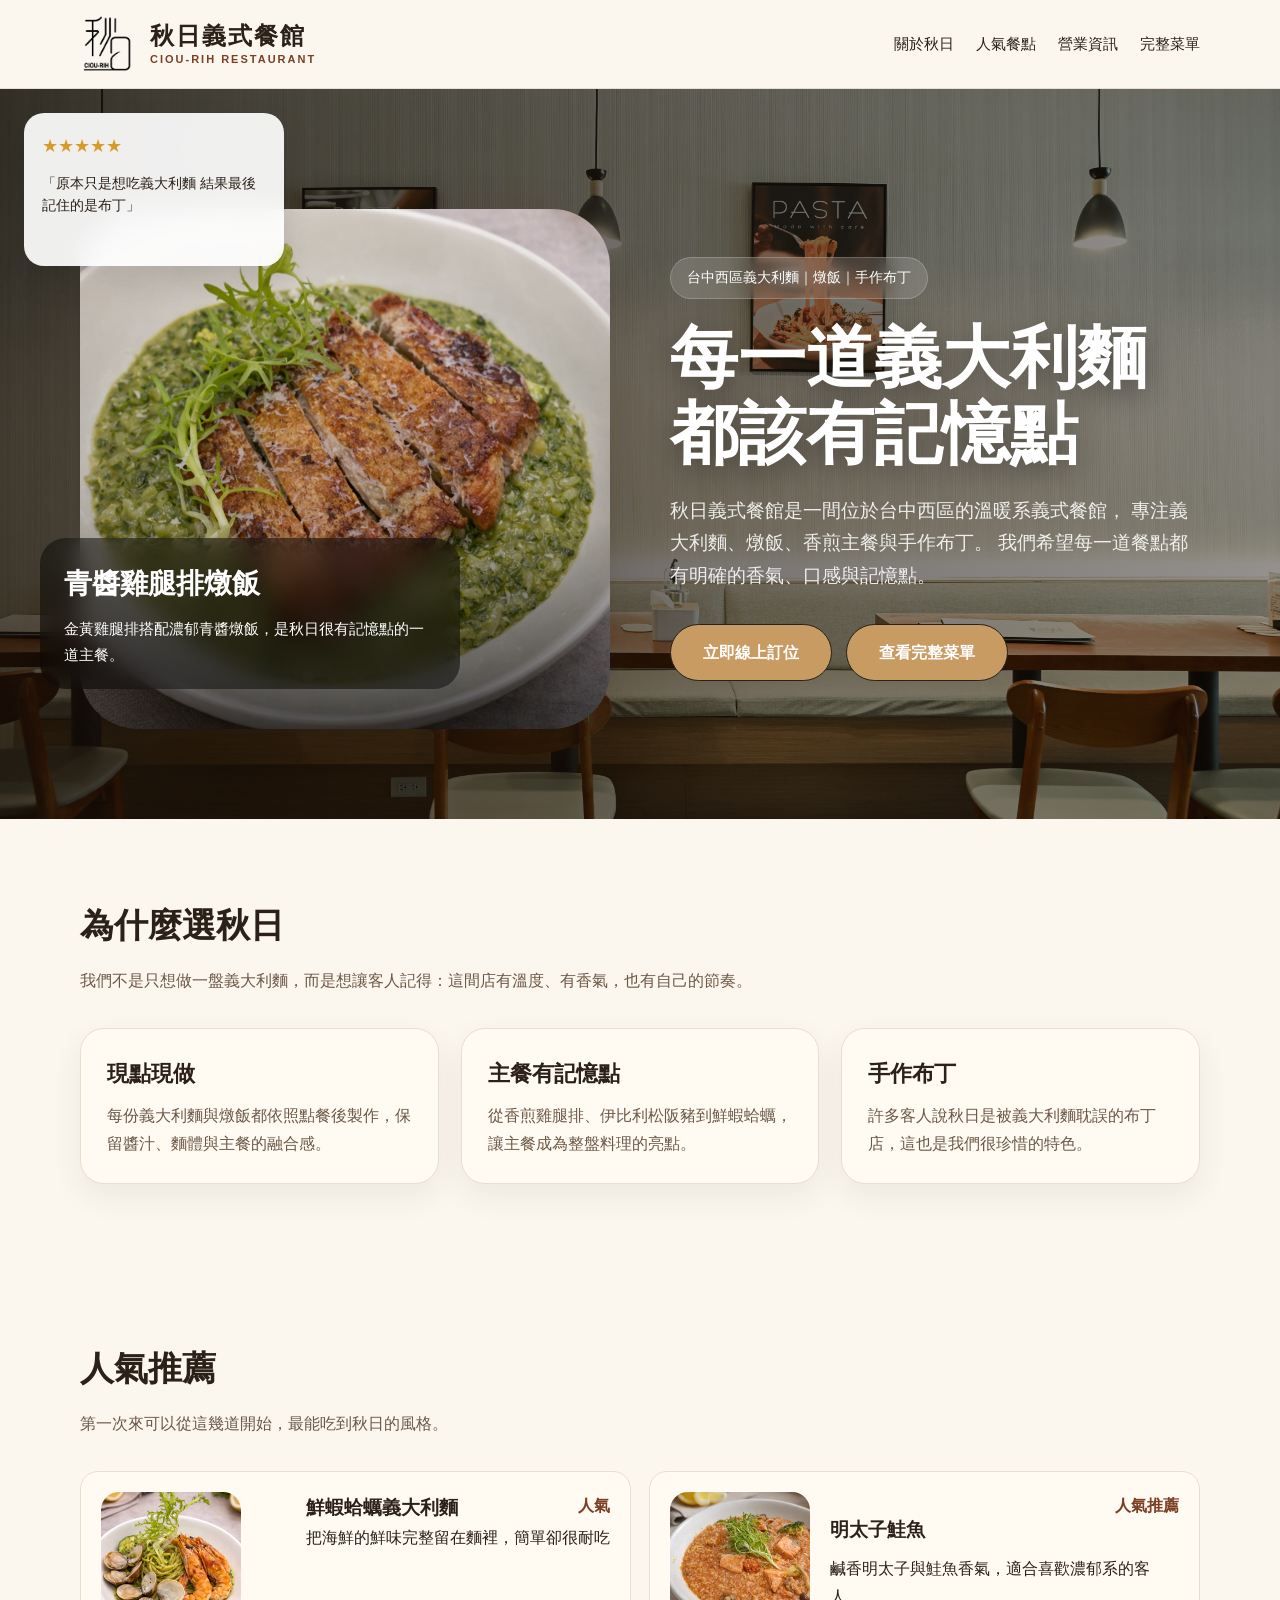
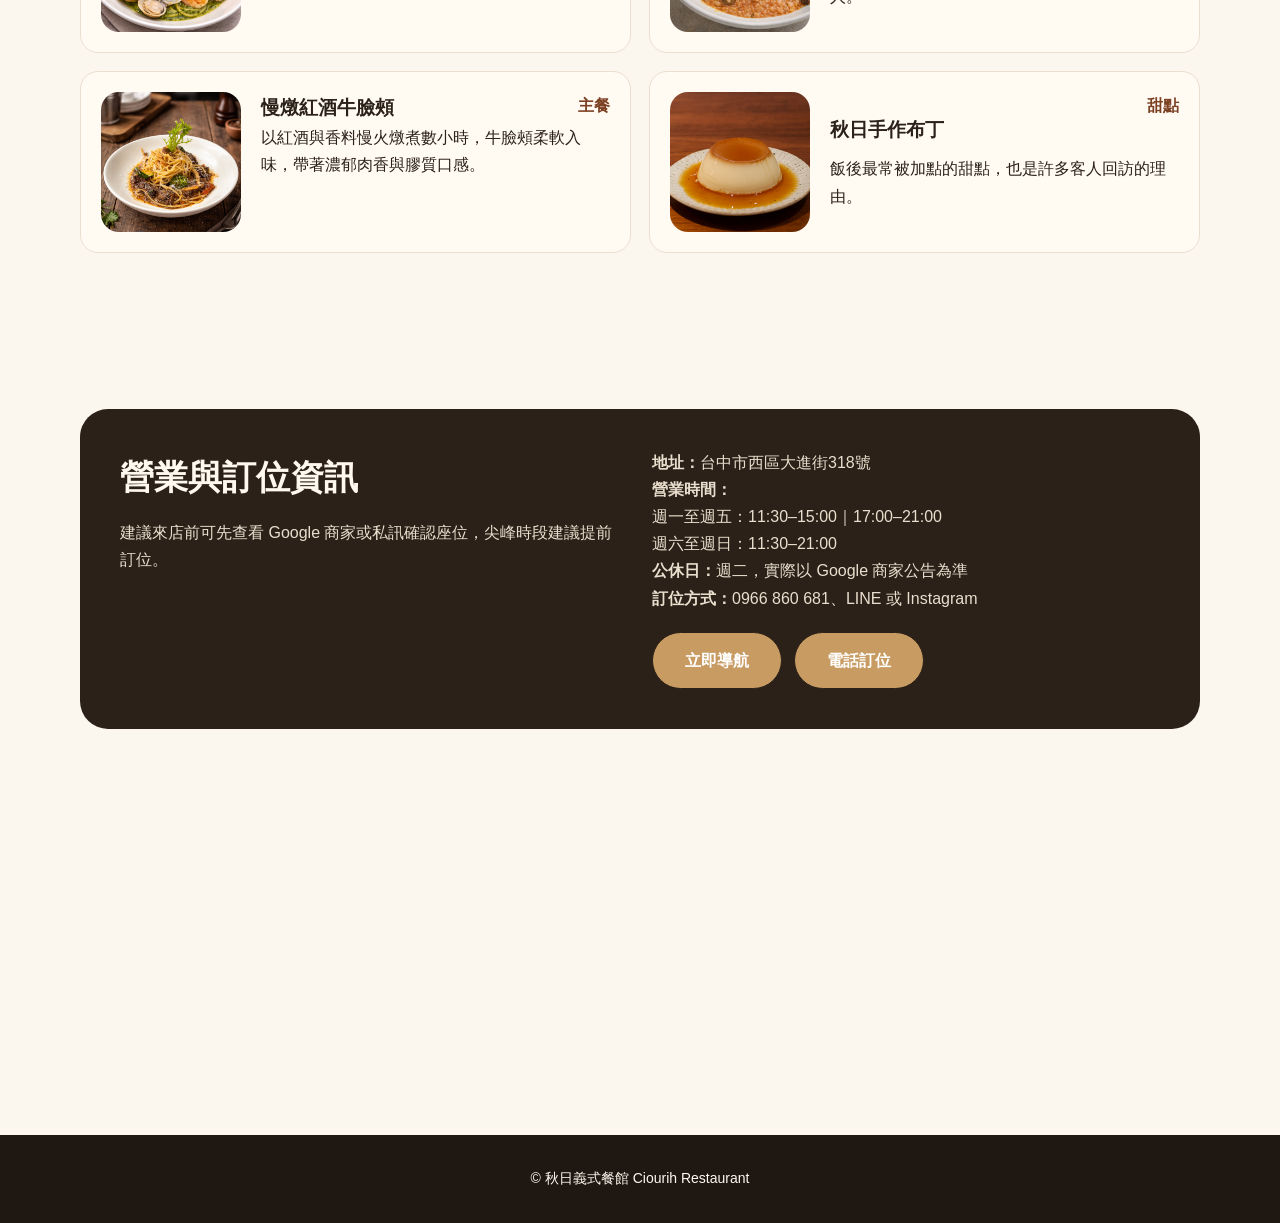
<file: index.html>
<!DOCTYPE html>
<html lang="zh-Hant">

<head>

    <script type="application/ld+json">
{
  "@context": "https://schema.org",
  "@type": "Restaurant",
  "name": "秋日義式餐館",
  "image": "https://ciourih-website.vercel.app/images/5D2219E9-5BB4-48B1-BF4F-B276B3F5A2C41111.PNG",
  "url": "https://ciourih-website.vercel.app/",
  "telephone": "0966860681",
  "servesCuisine": [
    "Italian",
    "Pasta",
    "Risotto"
  ],
  "address": {
    "@type": "PostalAddress",
    "streetAddress": "大進街318號",
    "addressLocality": "西區",
    "addressRegion": "台中市",
    "postalCode": "403",
    "addressCountry": "TW"
  },
  "geo": {
    "@type": "GeoCoordinates",
    "latitude": 24.1481,
    "longitude": 120.6511
  },
  "openingHoursSpecification": [
    {
      "@type": "OpeningHoursSpecification",
      "dayOfWeek": [
        "Monday",
        "Wednesday",
        "Thursday",
        "Friday"
      ],
      "opens": "11:30",
      "closes": "21:00"
    },
    {
      "@type": "OpeningHoursSpecification",
      "dayOfWeek": [
        "Saturday",
        "Sunday"
      ],
      "opens": "11:30",
      "closes": "21:00"
    }
  ],
  "sameAs": [
    "https://www.instagram.com/ciou.rih/"
  ]
}
</script>

    <!-- Google tag (gtag.js) -->
    <script async src="https://www.googletagmanager.com/gtag/js?id=G-ZY5FD6RYRV"></script>
    <script>
        window.dataLayer = window.dataLayer || [];
        function gtag() { dataLayer.push(arguments); }
        gtag('js', new Date());

        gtag('config', 'G-ZY5FD6RYRV');
    </script>

    <meta name="google-site-verification" content="BAjvKl8FUB8miUHogu7jzvQKyqUE8ZZtfscCCy1DDsM" />
    <meta charset="UTF-8" />
    <meta name="viewport" content="width=device-width, initial-scale=1.0, viewport-fit=cover" />
    <title>秋日義式餐館｜台中西區義大利麵與手作布丁</title>
    <meta name="description" content="秋日義式餐館位於台中西區，提供義大利麵、燉飯、香煎雞腿排、手作布丁與溫暖的用餐體驗。適合朋友聚餐、家庭用餐與台中西區義式餐廳搜尋。" />
    <meta property="og:title" content="秋日義式餐館｜台中西區義大利麵">
    <meta property="og:description" content="白醬義大利麵、燉飯、香煎雞腿排與手作布丁">
    <meta property="og:image"
        content="https://ciourih-website.vercel.app/images/5D2219E9-5BB4-48B1-BF4F-B276B3F5A2C41111.PNG">
    <meta property="og:url" content="https://ciourih-website.vercel.app/">
    <meta property="og:type" content="website">

    <link rel="stylesheet" href="style.css">

</head>


<body>
    <header>
        <div class="container nav">
            <div class="logo">

                <img src="./images/CIOU-RIH確定版正方形20250403_画板 1.png" alt="秋日義式餐館 Logo">

                <div class="logo-text">

                    <strong>
                        秋日義式餐館
                    </strong>

                    <small>
                        CIOU-RIH RESTAURANT
                    </small>

                </div>

            </div>
            <nav class="nav-links">
                <a href="#about">關於秋日</a>
                <a href="#menu">人氣餐點</a>
                <a href="#visit">營業資訊</a>
                <a href="menu.html">完整菜單</a>
            </nav>

            <div class="mobile-menu-button">

                ☰

            </div>

        </div>
    </header>

    <main>
        <section class="hero">
            <div class="container hero-grid">
                <div>
                    <div class="tag">台中西區義大利麵｜燉飯｜手作布丁</div>
                    <h1>每一道義大利麵<br />都該有記憶點</h1>
                    <p>
                        秋日義式餐館是一間位於台中西區的溫暖系義式餐館，
                        專注義大利麵、燉飯、香煎主餐與手作布丁。
                        我們希望每一道餐點都有明確的香氣、口感與記憶點。
                    </p>
                    <div class="buttons">
                        <a class="btn btn-primary" href="https://reserve.oddle.me/zh_TW/ciourih/ticket/6197"
                            target="_blank">
                            立即線上訂位
                        </a>

                        <a class="btn btn-secondary" href="menu.html">
                            查看完整菜單
                        </a>

                    </div>
                </div>
                <div class="floating-review">

                    <div class="review-stars">
                        ★★★★★
                    </div>

                    <p>
                        「原本只是想吃義大利麵
                        結果最後記住的是布丁」
                    </p>

                </div>
                <div class="hero-card">
                    <div class="hero-card-text">
                        <strong>青醬雞腿排燉飯</strong>
                        <p>金黃雞腿排搭配濃郁青醬燉飯，是秋日很有記憶點的一道主餐。</p>
                    </div>
                </div>
            </div>
        </section>

        <section id="about">
            <div class="container">
                <h2 class="section-title">為什麼選秋日</h2>
                <p class="section-subtitle">
                    我們不是只想做一盤義大利麵，而是想讓客人記得：這間店有溫度、有香氣，也有自己的節奏。
                </p>
                <div class="cards">
                    <div class="card">
                        <h3>現點現做</h3>
                        <p>每份義大利麵與燉飯都依照點餐後製作，保留醬汁、麵體與主餐的融合感。</p>
                    </div>
                    <div class="card">
                        <h3>主餐有記憶點</h3>
                        <p>從香煎雞腿排、伊比利松阪豬到鮮蝦蛤蠣，讓主餐成為整盤料理的亮點。</p>
                    </div>
                    <div class="card">
                        <h3>手作布丁</h3>
                        <p>許多客人說秋日是被義大利麵耽誤的布丁店，這也是我們很珍惜的特色。</p>
                    </div>
                </div>
            </div>
        </section>

        <section id="menu">
            <div class="container">
                <h2 class="section-title">人氣推薦</h2>
                <p class="section-subtitle">第一次來可以從這幾道開始，最能吃到秋日的風格。</p>
                <div class="menu-list">
                    <div class="menu-item">
                        <img src="./images/1525B170-0E0F-4A20-BB05-6CB9DBA747AC1.PNG">
                        <div>
                            <h3>鮮蝦蛤蠣義大利麵</h3>
                            <p>把海鮮的鮮味完整留在麵裡，簡單卻很耐吃</p>
                        </div>
                        <span>人氣</span>
                    </div>

                    <div class="menu-item">

                        <img src="./images/0E3306FA-F3D0-4307-8CBF-181D2E86716E.JPG">

                        <div class="menu-content">

                            <div class="menu-text">
                                <h3>明太子鮭魚</h3>

                                <p>鹹香明太子與鮭魚香氣，適合喜歡濃郁系的客人。</p>
                            </div>

                            <span>人氣推薦</span>

                        </div>

                    </div>

                    <div class="menu-item">
                        <img src="./images/紅酒燉牛臉頰肉.PNG">
                        <div>
                            <h3>慢燉紅酒牛臉頰</h3>
                            <p>以紅酒與香料慢火燉煮數小時，牛臉頰柔軟入味，帶著濃郁肉香與膠質口感。</p>
                        </div>
                        <span>主餐</span>
                    </div>
                    <div class="menu-item">

                        <img src="./images/手做布丁1.png" alt="秋日手作布丁">

                        <div class="menu-content">

                            <div class="menu-text">
                                <h3>秋日手作布丁</h3>

                                <p>飯後最常被加點的甜點，也是許多客人回訪的理由。</p>
                            </div>

                            <span>甜點</span>

                        </div>
                    </div>
                </div>
            </div>
        </section>


        <section id="visit">
            <div class="container">

                <div class="info-box">
                    <div>
                        <h2 class="section-title">營業與訂位資訊</h2>
                        <p>建議來店前可先查看 Google 商家或私訊確認座位，尖峰時段建議提前訂位。</p>
                    </div>

                    <div>
                        <p><strong>地址：</strong>台中市西區大進街318號</p>
                        <p><strong>營業時間：</strong></p>
                        <p>週一至週五：11:30–15:00｜17:00–21:00</p>
                        <p>週六至週日：11:30–21:00</p>
                        <p><strong>公休日：</strong>週二，實際以 Google 商家公告為準</p>
                        <p><strong>訂位方式：</strong>0966 860 681、LINE 或 Instagram</p>
                        <div class="visit-buttons">
                            <a class="btn btn-primary" href="https://maps.google.com/?q=秋日義式餐館 台中市西區大進街318號"
                                target="_blank">
                                立即導航
                            </a>
                            <a class="btn btn-secondary" href="tel:0966860681">
                                電話訂位
                            </a>
                        </div>
                    </div>
                </div>

                <div class="map-box">
                    <iframe
                        src="https://www.google.com/maps/embed?pb=!1m18!1m12!1m3!1d3640.672823037222!2d120.64883247593613!3d24.148125573390107!2m3!1f0!2f0!3f0!3m2!1i1024!2i768!4f13.1!3m3!1m2!1s0x34693d8a3d6cbfef%3A0xad1a7a0be50a4ef6!2z56eL5pel576p5byP6aSQ6aSo772c576p5aSn5Yip6bq144O754eJ6aOv!5e0!3m2!1szh-TW!2stw!4v1778592969118!5m2!1szh-TW!2stw"
                        width="100%" height="320" style="border:0;" allowfullscreen="" loading="lazy"
                        referrerpolicy="no-referrer-when-downgrade"></iframe>
                </div>

            </div>
        </section>

        <footer>
            <div class="container">© 秋日義式餐館 Ciourih Restaurant</div>
        </footer>
        <div class="mobile-fixed-bar">

            <a href="https://maps.google.com/?q=秋日義式餐館 台中市西區大進街318號" target="_blank">
                <img src="./images/google-maps.png" alt="導航" class="bottom-icon">
                <span>導航</span>

            </a>

            <a href="https://reserve.oddle.me/zh_TW/ciourih/ticket/6197?rwg_token=AFd1xnGbMbToKs5NMiIkYSPIDo-bj6FbKokHEc7BWHtkaFq79x5VKME54D68tsjnz0LgnUcRisb2JHVDT_OEocsu3-zDNJikaNkBKA3QYH_zb3P_E_dlMxY%3D"
                target="_blank">
                <img src="./images/calendar.png" alt="線上訂位" class="bottom-icon">

                <span>線上訂位</span>

            </a>

            <a href="https://www.instagram.com/ciou.rih/" target="_blank">

                <img src="./images/instagram.png" alt="Instagram" class="bottom-icon">
                <span>Instagram</span>

            </a>
        </div>

        <div class="food-modal" id="foodModal">

            <div class="food-modal-content">

                <button class="food-modal-close" id="foodModalClose">
                    ×
                </button>

                <img id="modalImage">

                <div class="food-modal-body">

                    <h3 id="modalTitle"></h3>

                    <p id="modalDesc"></p>
                    <div class="modal-extra">

                        <div class="modal-tags">
                            <span>人氣推薦</span>
                            <span>主廚推薦</span>
                        </div>

                        <a href="https://www.instagram.com/ciou.rih/" target="_blank" class="modal-btn">
                            看更多餐點
                        </a>

                    </div>

                </div>

            </div>

        </div>


        <script>
            const menuButton = document.querySelector('.mobile-menu-button');
            const navLinks = document.querySelector('.nav-links');
            const navItems = document.querySelectorAll('.nav-links a');

            menuButton.addEventListener('click', () => {
                if (navLinks.style.display === 'flex') {
                    navLinks.style.display = 'none';
                } else {
                    navLinks.style.display = 'flex';
                    navLinks.style.flexDirection = 'column';
                    navLinks.style.gap = '14px';
                }
            });

            navItems.forEach((item) => {
                item.addEventListener('click', () => {
                    if (window.innerWidth <= 820) {
                        navLinks.style.display = 'none';
                    }
                });
            });


            const searchInput = document.getElementById('menuSearch');

            const menuItems = document.querySelectorAll('.full-menu-item');

            searchInput.addEventListener('input', () => {

                const keyword = searchInput.value.toLowerCase();

                menuItems.forEach((item) => {

                    const text = item.innerText.toLowerCase();

                    if (text.includes(keyword)) {

                        item.style.display = 'grid';

                    } else {

                        item.style.display = 'none';

                    }

                });

            });

            const modal = document.getElementById('foodModal');

            const modalImage = document.getElementById('modalImage');

            const modalTitle = document.getElementById('modalTitle');

            const modalDesc = document.getElementById('modalDesc');

            const modalClose = document.getElementById('foodModalClose');



            const foodItems = document.querySelectorAll('.full-menu-item');

            foodItems.forEach((item) => {

                item.addEventListener('click', () => {

                    const image = item.querySelector('img');

                    const title = item.querySelector('strong');

                    const desc = item.querySelector('p');



                    if (image) {

                        modalImage.src = image.src;

                    }

                    modalTitle.innerText = title ? title.innerText : '';

                    modalDesc.innerText = desc ? desc.innerText : '';



                    modal.style.display = 'flex';

                });

            });



            modalClose.addEventListener('click', () => {

                modal.style.display = 'none';

            });



            modal.addEventListener('click', (e) => {

                if (e.target === modal) {

                    modal.style.display = 'none';

                }

            });



        </script>
</body>

</html>
</file>
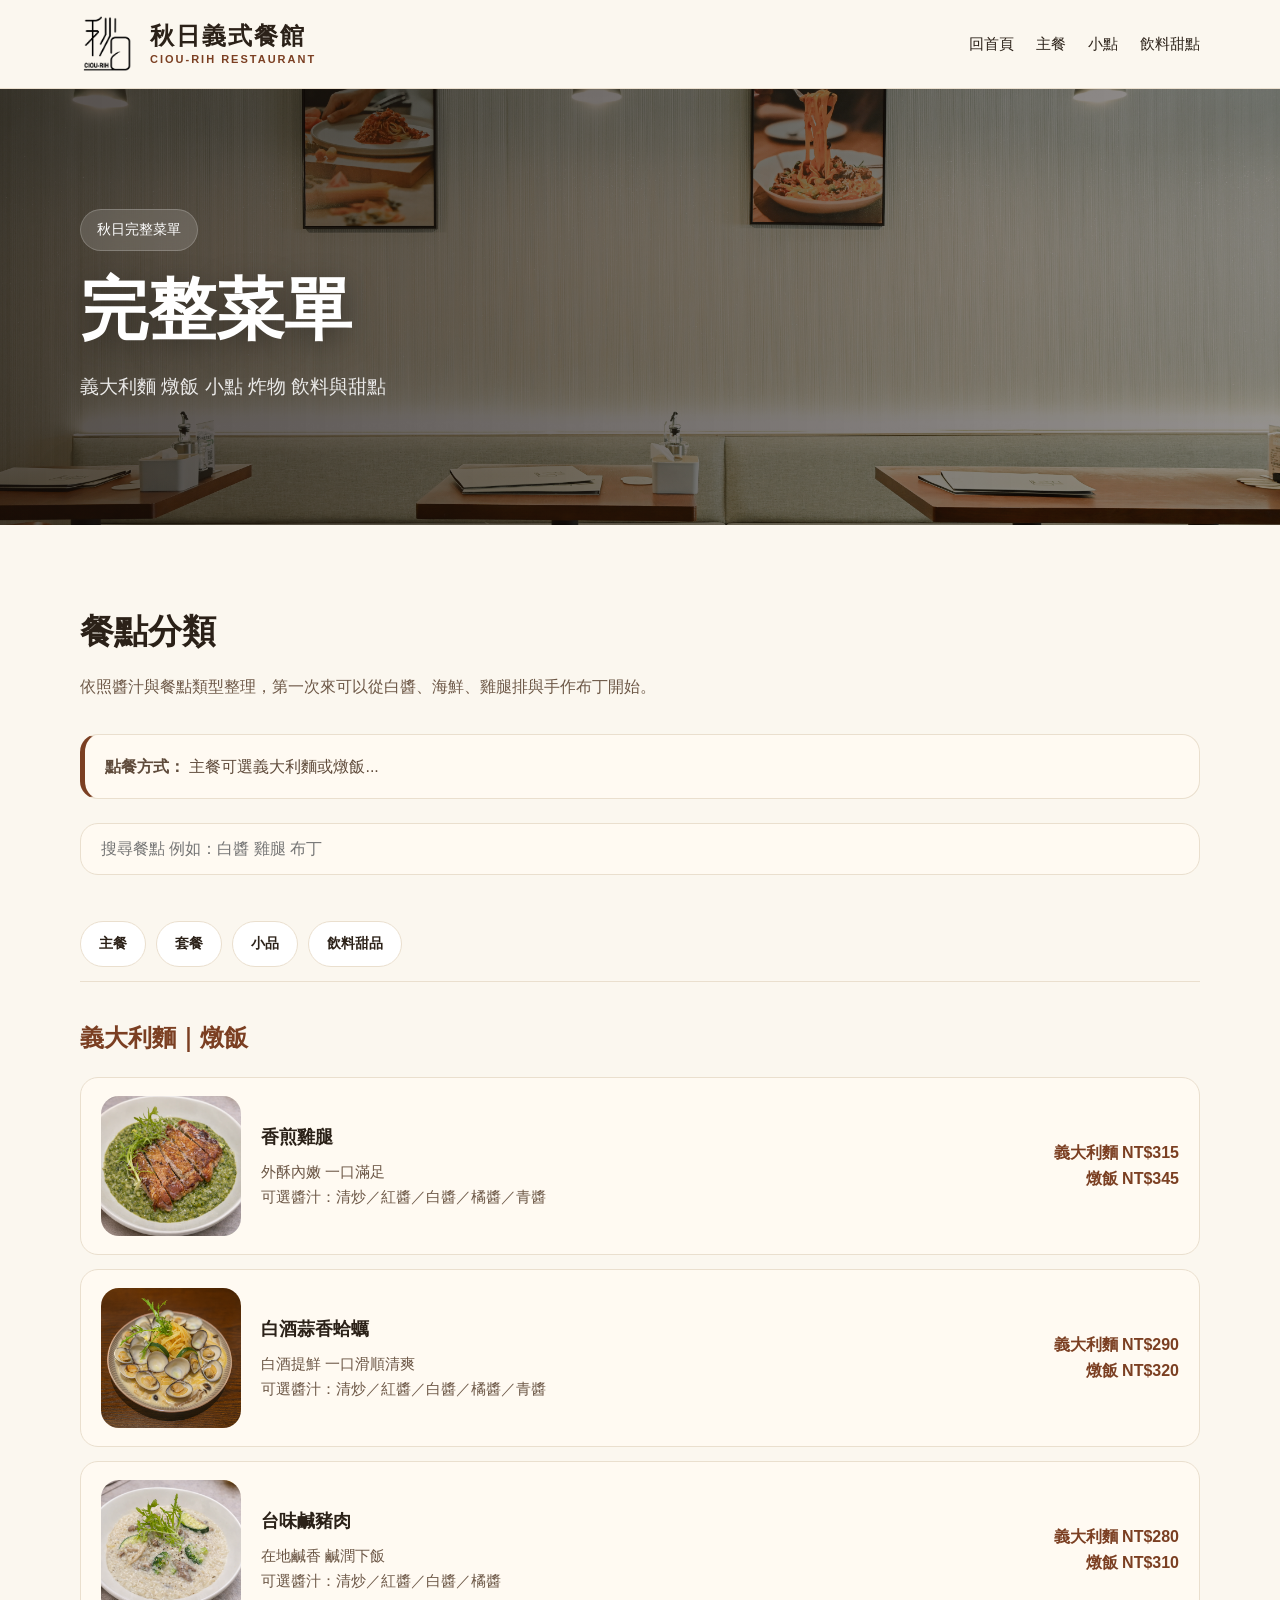
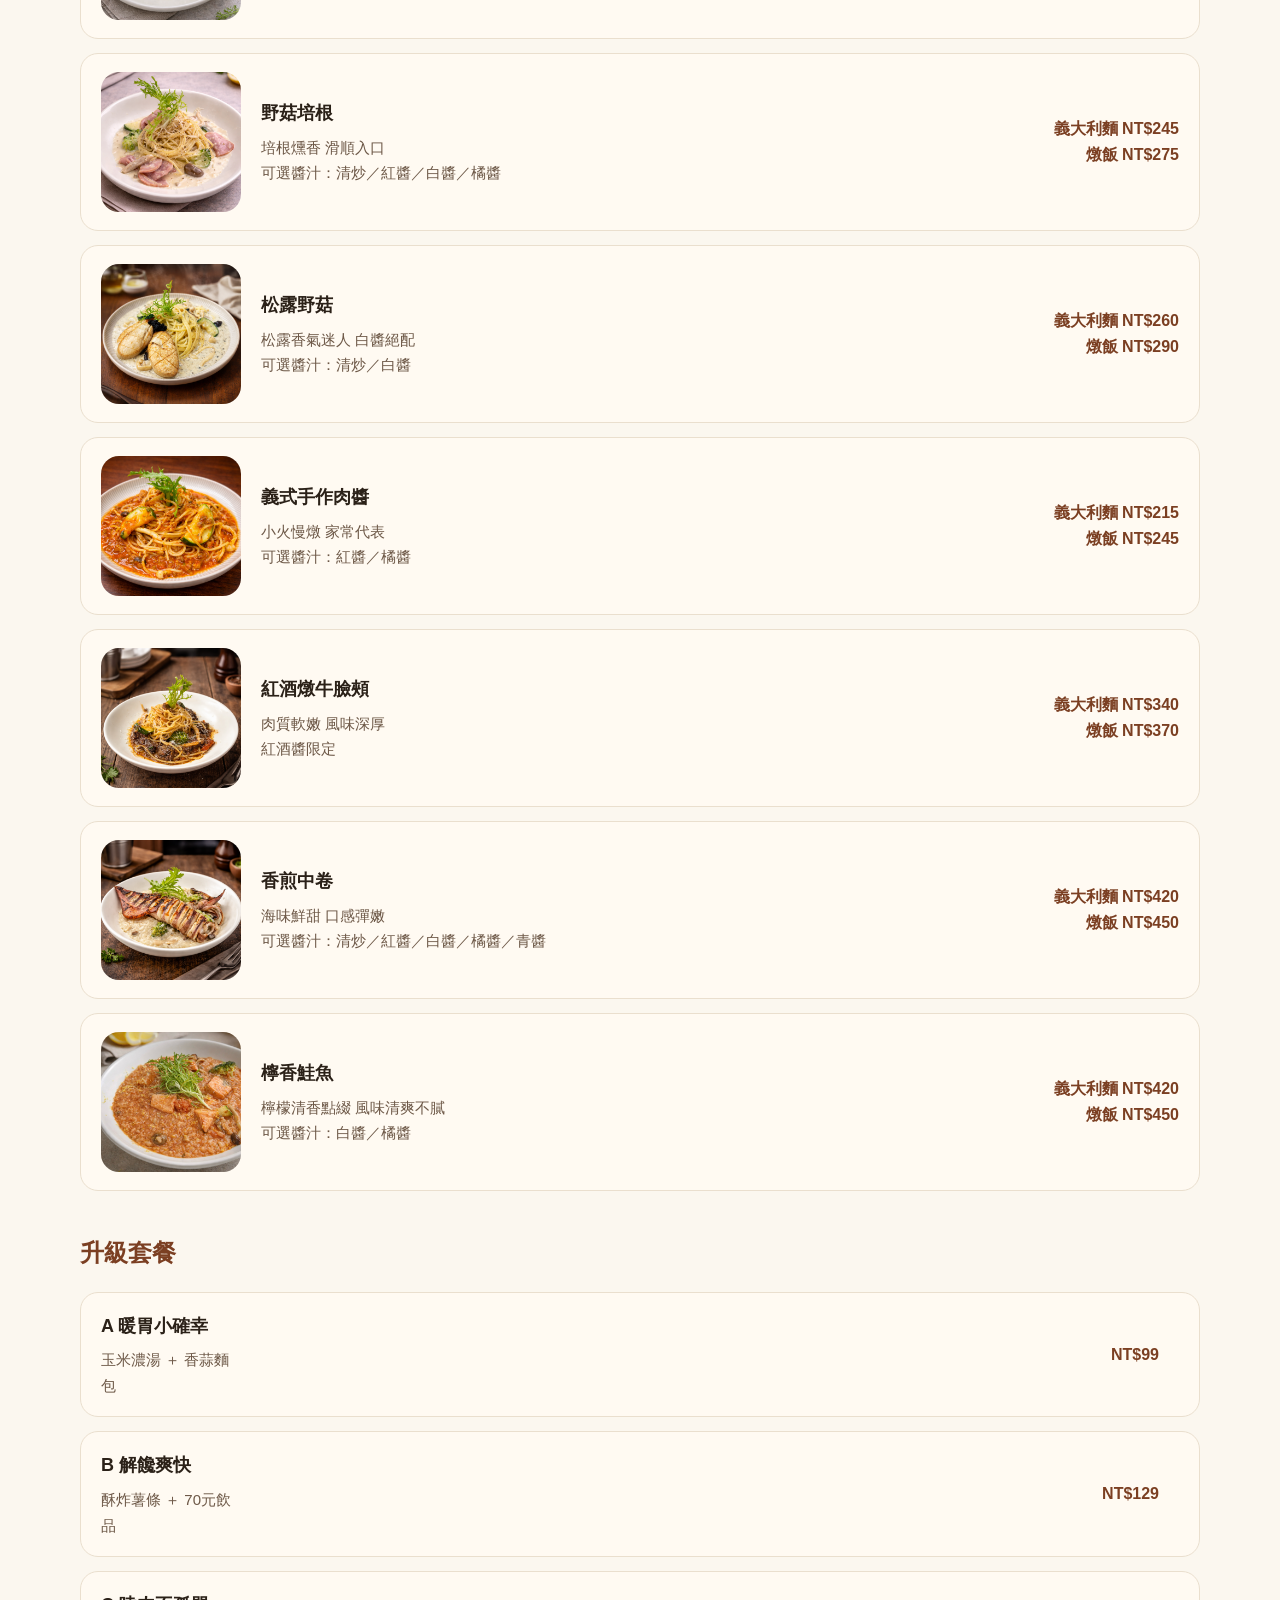
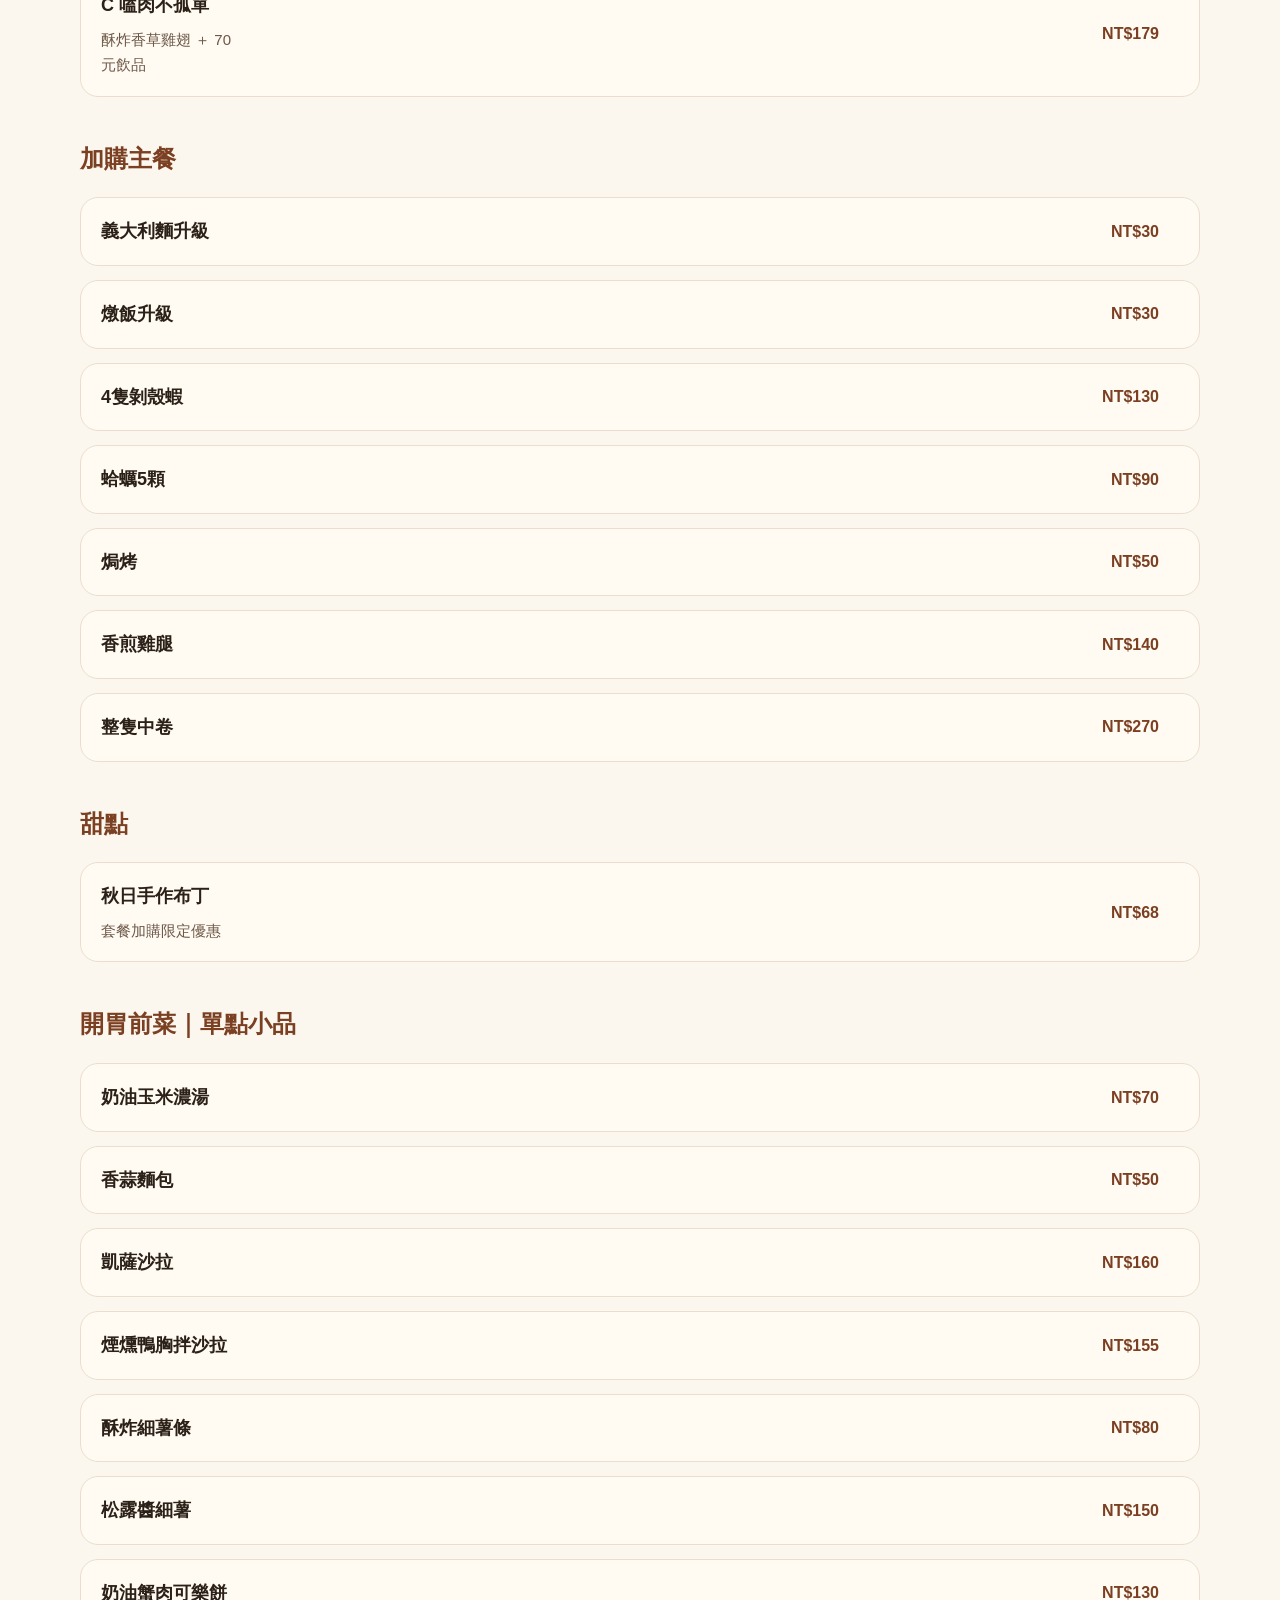
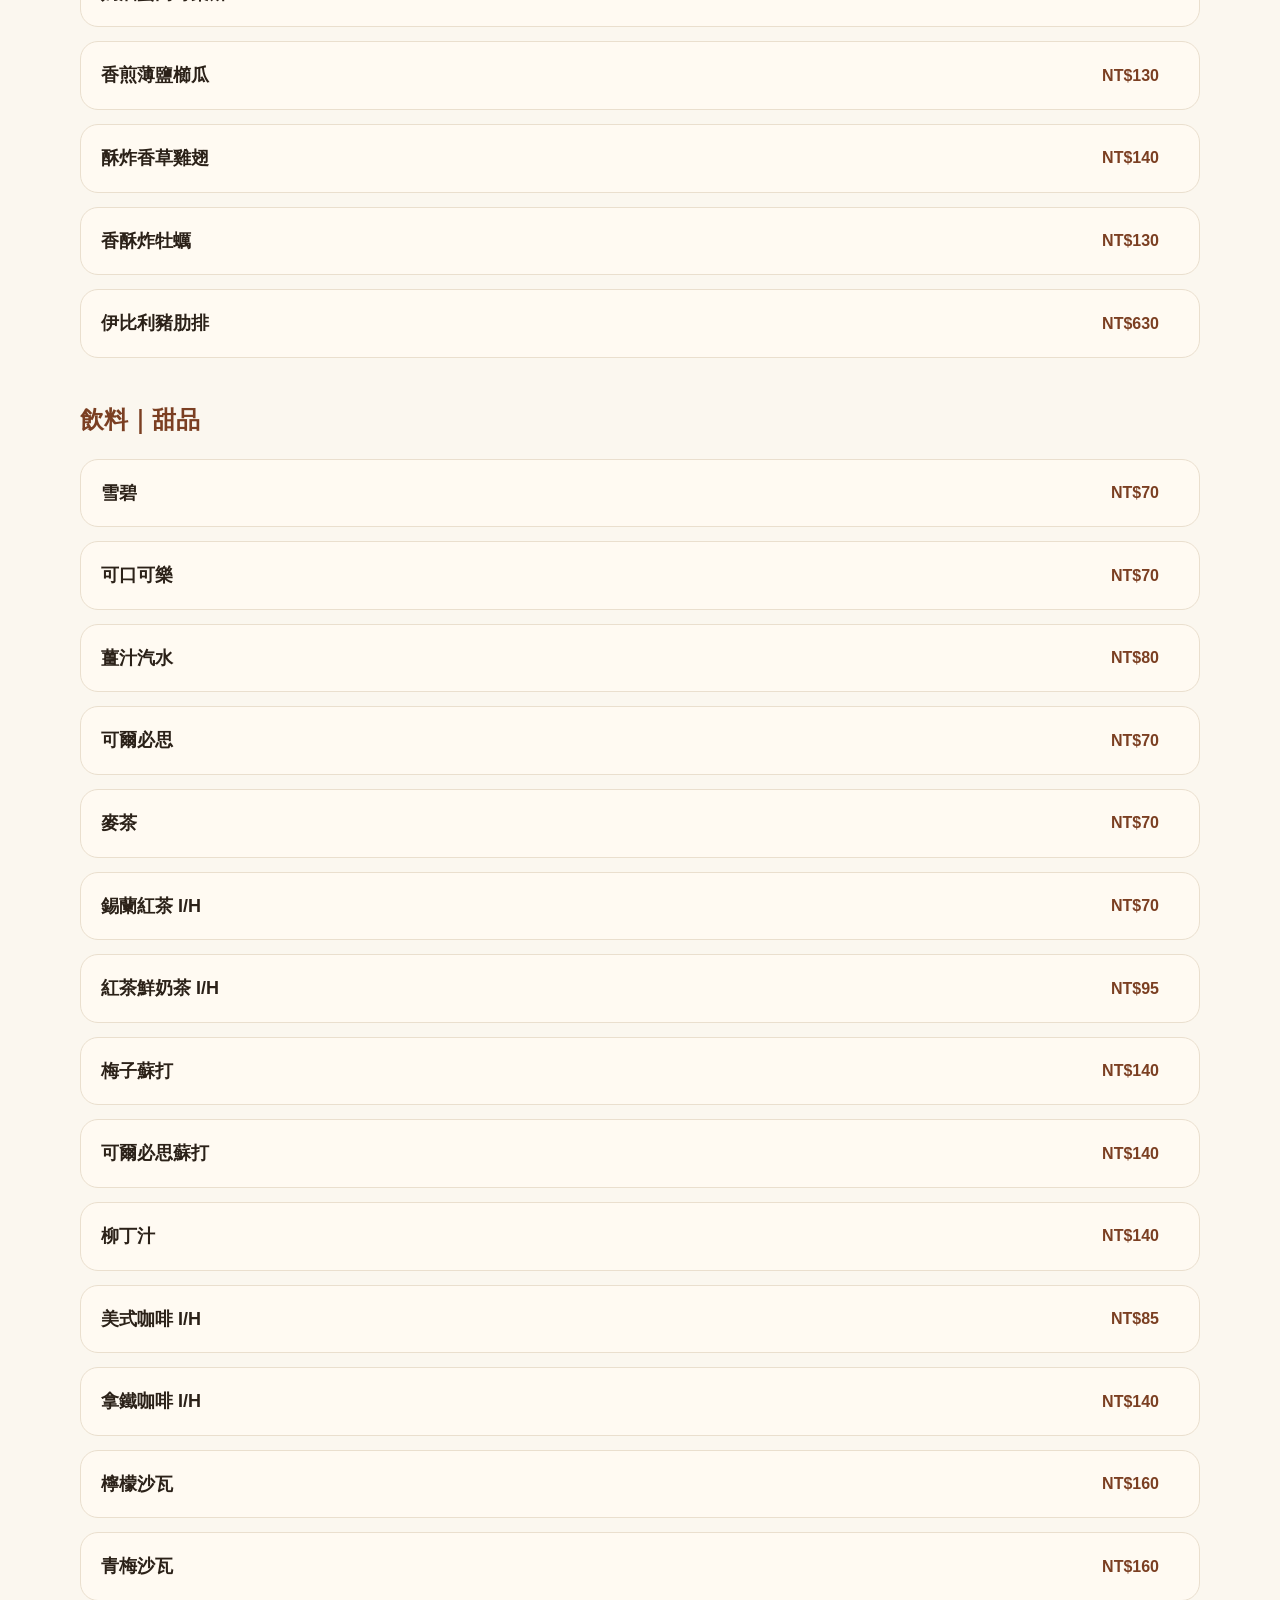
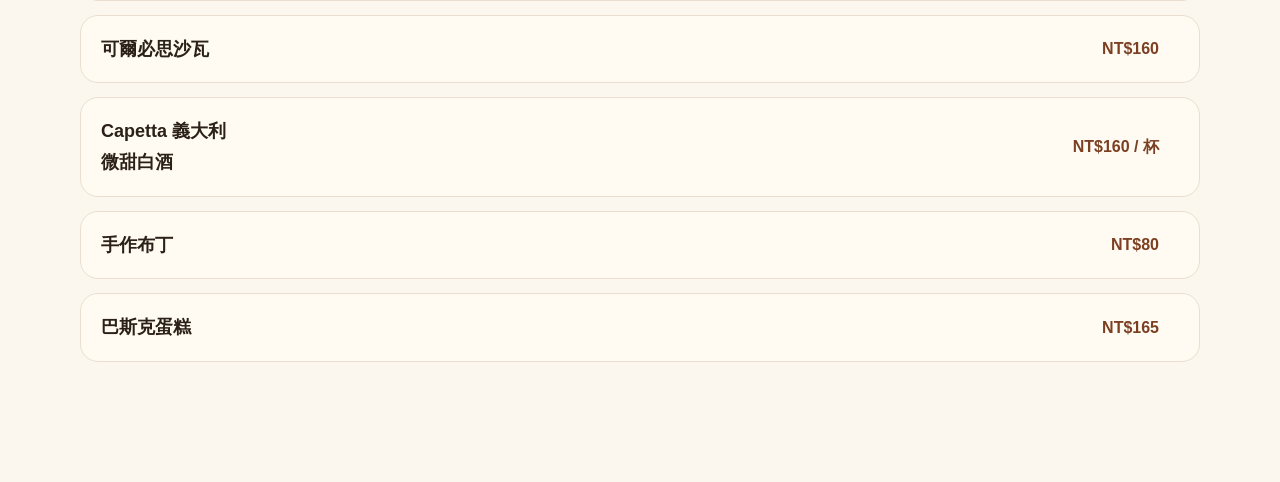
<file: menu.html>
<!DOCTYPE html>
<html lang="zh-Hant">

<head>
    <meta charset="UTF-8">
    <meta name="viewport" content="width=device-width, initial-scale=1.0">
    <title>完整菜單｜秋日義式餐館</title>

    <link rel="stylesheet" href="style.css">

</head>

<body>

    <header>
        <div class="container nav">

            <div class="logo">

                <img src="./images/CIOU-RIH確定版正方形20250403_画板 1.png" alt="秋日義式餐館 Logo">

                <div class="logo-text">

                    <strong>
                        秋日義式餐館
                    </strong>

                    <small>
                        CIOU-RIH RESTAURANT
                    </small>

                </div>

            </div>
            <nav class="nav-links">


                <a href="index.html">
                    回首頁
                </a>

                <a href="#main-menu">
                    主餐
                </a>

                <a href="#side-menu">
                    小點
                </a>

                <a href="#drink-menu">
                    飲料甜點
                </a>

            </nav>

            <div class="mobile-menu-button">
                ☰
            </div>

        </div>
    </header>

    <section class="hero">

        <div class="container">

            <div class="tag">
                秋日完整菜單
            </div>

            <h1>
                完整菜單
            </h1>

            <p>
                義大利麵 燉飯 小點 炸物 飲料與甜點
            </p>

        </div>

    </section>

    <div class="food-modal" id="foodModal">

        <div class="food-modal-content">

            <button class="food-modal-close" id="foodModalClose">
                ×
            </button>

            <img id="modalImage">

            <div class="food-modal-body">

                <h3 id="modalTitle"></h3>

                <p id="modalDesc"></p>

                <div class="modal-extra">

                    <div class="modal-tags">
                        <span>人氣推薦</span>
                        <span>主廚推薦</span>
                    </div>

                    <a href="https://www.instagram.com/ciou.rih/" target="_blank" class="modal-btn">
                        看更多餐點
                    </a>

                </div>

            </div>

        </div>

    </div>

    <section id="full-menu">
        <div class="container">
            <h2 class="section-title">餐點分類</h2>
            <p class="section-subtitle">
                依照醬汁與餐點類型整理，第一次來可以從白醬、海鮮、雞腿排與手作布丁開始。
            </p>
            <div class="menu-note">
                <strong>點餐方式：</strong>
                主餐可選義大利麵或燉飯...
            </div>

            <div class="menu-search">

                <input type="text" id="menuSearch" placeholder="搜尋餐點 例如：白醬 雞腿 布丁">

            </div>
            <div class="menu-tabs">
                <a href="#main-menu">主餐</a>
                <a href="#set-menu">套餐</a>
                <a href="#side-menu">小品</a>
                <a href="#drink-menu">飲料甜品</a>
            </div>

            <div class="full-menu-category" id="main-menu">
                <h3>義大利麵｜燉飯</h3>

                <div class="full-menu-list">

                    <div class="full-menu-item">

                        <img src="./images/5D2219E9-5BB4-48B1-BF4F-B276B3F5A2C41111.PNG" class="full-menu-thumb">

                        <div>
                            <strong>香煎雞腿</strong>

                            <p>
                                外酥內嫩 一口滿足<br>
                                可選醬汁：清炒／紅醬／白醬／橘醬／青醬
                            </p>
                        </div>

                        <span>
                            義大利麵 NT$315<br>
                            燉飯 NT$345
                        </span>

                    </div>
                    <div class="full-menu-item">

                        <img src="./images/蒜香蛤蠣去背.PNG" class="full-menu-thumb">

                        <div>
                            <strong>白酒蒜香蛤蠣</strong>
                            <p>
                                白酒提鮮 一口滑順清爽<br>
                                可選醬汁：清炒／紅醬／白醬／橘醬／青醬
                            </p>
                        </div>

                        <span>
                            義大利麵 NT$290<br>
                            燉飯 NT$320
                        </span>
                    </div>

                    <div class="full-menu-item">
                        <img src="./images/7147D05E-996D-42C6-8E63-C51DFA8734A31.PNG" class="full-menu-thumb">

                        <div>
                            <strong>台味鹹豬肉</strong>
                            <p>
                                在地鹹香 鹹潤下飯<br>
                                可選醬汁：清炒／紅醬／白醬／橘醬
                            </p>
                        </div>

                        <span>
                            義大利麵 NT$280<br>
                            燉飯 NT$310
                        </span>
                    </div>

                    <div class="full-menu-item">
                        <img src="./images/20260404_161114854_iOS1.PNG" class="full-menu-thumb">

                        <div>
                            <strong>野菇培根</strong>
                            <p>
                                培根燻香 滑順入口<br>
                                可選醬汁：清炒／紅醬／白醬／橘醬
                            </p>
                        </div>

                        <span>
                            義大利麵 NT$245<br>
                            燉飯 NT$275
                        </span>
                    </div>

                    <div class="full-menu-item">
                        <img src="./images/95bb7085-3a38-4ec7-835f-44a9ea5051b8.png" class="full-menu-thumb">

                        <div>
                            <strong>松露野菇</strong>
                            <p>
                                松露香氣迷人 白醬絕配<br>
                                可選醬汁：清炒／白醬
                            </p>
                        </div>

                        <span>
                            義大利麵 NT$260<br>
                            燉飯 NT$290
                        </span>
                    </div>

                    <div class="full-menu-item">
                        <img src="./images/80335ac4-7e72-42f8-9f7f-0f88974daa32.png" class="full-menu-thumb">

                        <div>
                            <strong>義式手作肉醬</strong>
                            <p>
                                小火慢燉 家常代表<br>
                                可選醬汁：紅醬／橘醬
                            </p>
                        </div>

                        <span>
                            義大利麵 NT$215<br>
                            燉飯 NT$245
                        </span>
                    </div>

                    <div class="full-menu-item">
                        <img src="./images/紅酒燉牛臉頰肉.PNG" class="full-menu-thumb">

                        <div>
                            <strong>紅酒燉牛臉頰</strong>
                            <p>
                                肉質軟嫩 風味深厚<br>
                                紅酒醬限定
                            </p>
                        </div>

                        <span>
                            義大利麵 NT$340<br>
                            燉飯 NT$370
                        </span>
                    </div>

                    <div class="full-menu-item">
                        <img src="./images/ce1a724d-7ff2-4d75-80dd-61bd5f5a7b76.png" class="full-menu-thumb">

                        <div>
                            <strong>香煎中卷</strong>
                            <p>
                                海味鮮甜 口感彈嫩<br>
                                可選醬汁：清炒／紅醬／白醬／橘醬／青醬
                            </p>
                        </div>

                        <span>
                            義大利麵 NT$420<br>
                            燉飯 NT$450
                        </span>
                    </div>

                    <div class="full-menu-item">
                        <img src="./images/0E3306FA-F3D0-4307-8CBF-181D2E86716E.JPG" class="full-menu-thumb">

                        <div>
                            <strong>檸香鮭魚</strong>
                            <p>
                                檸檬清香點綴 風味清爽不膩<br>
                                可選醬汁：白醬／橘醬
                            </p>
                        </div>

                        <span>
                            義大利麵 NT$420<br>
                            燉飯 NT$450
                        </span>
                    </div>
                </div>
            </div>
            <div class="full-menu-category" id="set-menu">
                <h3>升級套餐</h3>

                <div class="full-menu-list">

                    <div class="full-menu-item">
                        <div>
                            <strong>A 暖胃小確幸</strong>
                            <p>
                                玉米濃湯 ＋ 香蒜麵包
                            </p>
                        </div>

                        <span>
                            NT$99
                        </span>
                    </div>

                    <div class="full-menu-item">
                        <div>
                            <strong>B 解饞爽快</strong>
                            <p>
                                酥炸薯條 ＋ 70元飲品
                            </p>
                        </div>

                        <span>
                            NT$129
                        </span>
                    </div>

                    <div class="full-menu-item">
                        <div>
                            <strong>C 嗑肉不孤單</strong>
                            <p>
                                酥炸香草雞翅 ＋ 70元飲品
                            </p>
                        </div>

                        <span>
                            NT$179
                        </span>
                    </div>

                </div>

            </div>



            <div class="full-menu-category">
                <h3>加購主餐</h3>

                <div class="full-menu-list">

                    <div class="full-menu-item">
                        <div>
                            <strong>義大利麵升級</strong>
                        </div>

                        <span>NT$30</span>
                    </div>

                    <div class="full-menu-item">
                        <div>
                            <strong>燉飯升級</strong>
                        </div>

                        <span>NT$30</span>
                    </div>

                    <div class="full-menu-item">
                        <div>
                            <strong>4隻剝殼蝦</strong>
                        </div>

                        <span>NT$130</span>
                    </div>

                    <div class="full-menu-item">
                        <div>
                            <strong>蛤蠣5顆</strong>
                        </div>

                        <span>NT$90</span>
                    </div>

                    <div class="full-menu-item">
                        <div>
                            <strong>焗烤</strong>
                        </div>

                        <span>NT$50</span>
                    </div>

                    <div class="full-menu-item">
                        <div>
                            <strong>香煎雞腿</strong>
                        </div>

                        <span>NT$140</span>
                    </div>

                    <div class="full-menu-item">
                        <div>
                            <strong>整隻中卷</strong>
                        </div>

                        <span>NT$270</span>
                    </div>

                </div>

            </div>



            <div class="full-menu-category">

                <h3>甜點</h3>

                <div class="full-menu-list">

                    <div class="full-menu-item">
                        <div>
                            <strong>秋日手作布丁</strong>
                            <p>
                                套餐加購限定優惠
                            </p>
                        </div>

                        <span>
                            NT$68
                        </span>
                    </div>

                </div>

            </div>

            <div class="full-menu-category" id="side-menu">
                <h3>開胃前菜｜單點小品</h3>

                <div class="full-menu-list">

                    <div class="full-menu-item">
                        <div><strong>奶油玉米濃湯</strong></div>
                        <span>NT$70</span>
                    </div>

                    <div class="full-menu-item">
                        <div><strong>香蒜麵包</strong></div>
                        <span>NT$50</span>
                    </div>

                    <div class="full-menu-item">
                        <div><strong>凱薩沙拉</strong></div>
                        <span>NT$160</span>
                    </div>

                    <div class="full-menu-item">
                        <div><strong>煙燻鴨胸拌沙拉</strong></div>
                        <span>NT$155</span>
                    </div>

                    <div class="full-menu-item">
                        <div><strong>酥炸細薯條</strong></div>
                        <span>NT$80</span>
                    </div>

                    <div class="full-menu-item">
                        <div><strong>松露醬細薯</strong></div>
                        <span>NT$150</span>
                    </div>

                    <div class="full-menu-item">
                        <div><strong>奶油蟹肉可樂餅</strong></div>
                        <span>NT$130</span>
                    </div>

                    <div class="full-menu-item">
                        <div><strong>香煎薄鹽櫛瓜</strong></div>
                        <span>NT$130</span>
                    </div>

                    <div class="full-menu-item">
                        <div><strong>酥炸香草雞翅</strong></div>
                        <span>NT$140</span>
                    </div>

                    <div class="full-menu-item">
                        <div><strong>香酥炸牡蠣</strong></div>
                        <span>NT$130</span>
                    </div>

                    <div class="full-menu-item">
                        <div><strong>伊比利豬肋排</strong></div>
                        <span>NT$630</span>
                    </div>

                </div>

            </div>

            <div class="full-menu-category" id="drink-menu">
                <h3>飲料｜甜品</h3>

                <div class="full-menu-list">

                    <div class="full-menu-item">
                        <div><strong>雪碧</strong></div><span>NT$70</span>
                    </div>
                    <div class="full-menu-item">
                        <div><strong>可口可樂</strong></div><span>NT$70</span>
                    </div>
                    <div class="full-menu-item">
                        <div><strong>薑汁汽水</strong></div><span>NT$80</span>
                    </div>
                    <div class="full-menu-item">
                        <div><strong>可爾必思</strong></div><span>NT$70</span>
                    </div>
                    <div class="full-menu-item">
                        <div><strong>麥茶</strong></div><span>NT$70</span>
                    </div>
                    <div class="full-menu-item">
                        <div><strong>錫蘭紅茶 I/H</strong></div><span>NT$70</span>
                    </div>
                    <div class="full-menu-item">
                        <div><strong>紅茶鮮奶茶 I/H</strong></div><span>NT$95</span>
                    </div>
                    <div class="full-menu-item">
                        <div><strong>梅子蘇打</strong></div><span>NT$140</span>
                    </div>
                    <div class="full-menu-item">
                        <div><strong>可爾必思蘇打</strong></div><span>NT$140</span>
                    </div>
                    <div class="full-menu-item">
                        <div><strong>柳丁汁</strong></div><span>NT$140</span>
                    </div>
                    <div class="full-menu-item">
                        <div><strong>美式咖啡 I/H</strong></div><span>NT$85</span>
                    </div>
                    <div class="full-menu-item">
                        <div><strong>拿鐵咖啡 I/H</strong></div><span>NT$140</span>
                    </div>
                    <div class="full-menu-item">
                        <div><strong>檸檬沙瓦</strong></div><span>NT$160</span>
                    </div>
                    <div class="full-menu-item">
                        <div><strong>青梅沙瓦</strong></div><span>NT$160</span>
                    </div>
                    <div class="full-menu-item">
                        <div><strong>可爾必思沙瓦</strong></div><span>NT$160</span>
                    </div>
                    <div class="full-menu-item">
                        <div><strong>Capetta 義大利微甜白酒</strong></div><span>NT$160 / 杯</span>
                    </div>
                    <div class="full-menu-item">
                        <div><strong>手作布丁</strong></div><span>NT$80</span>
                    </div>
                    <div class="full-menu-item">
                        <div><strong>巴斯克蛋糕</strong></div><span>NT$165</span>
                    </div>

                </div>

            </div>
        </div>
    </section>

    <script>
        const menuButton = document.querySelector('.mobile-menu-button');
        const navLinks = document.querySelector('.nav-links');
        const navItems = document.querySelectorAll('.nav-links a');

        menuButton.addEventListener('click', () => {
            if (navLinks.style.display === 'flex') {
                navLinks.style.display = 'none';
            } else {
                navLinks.style.display = 'flex';
                navLinks.style.flexDirection = 'column';
                navLinks.style.gap = '14px';
            }
        });

        navItems.forEach((item) => {
            item.addEventListener('click', () => {
                if (window.innerWidth <= 820) {
                    navLinks.style.display = 'none';
                }
            });
        });


        const searchInput = document.getElementById('menuSearch');

        const menuItems = document.querySelectorAll('.full-menu-item');

        searchInput.addEventListener('input', () => {

            const keyword = searchInput.value.toLowerCase();

            menuItems.forEach((item) => {

                const text = item.innerText.toLowerCase();

                if (text.includes(keyword)) {

                    item.style.display = 'grid';

                } else {

                    item.style.display = 'none';

                }

            });

        });

        const modal = document.getElementById('foodModal');

        const modalImage = document.getElementById('modalImage');

        const modalTitle = document.getElementById('modalTitle');

        const modalDesc = document.getElementById('modalDesc');

        const modalClose = document.getElementById('foodModalClose');



        const foodItems = document.querySelectorAll('.full-menu-item');

        foodItems.forEach((item) => {

            item.addEventListener('click', () => {

                const image = item.querySelector('img');

                const title = item.querySelector('strong');

                const desc = item.querySelector('p');



                if (image) {

                    modalImage.src = image.src;

                }

                modalTitle.innerText = title ? title.innerText : '';

                modalDesc.innerText = desc ? desc.innerText : '';



                modal.style.display = 'flex';

            });

        });



        modalClose.addEventListener('click', () => {

            modal.style.display = 'none';

        });



        modal.addEventListener('click', (e) => {

            if (e.target === modal) {

                modal.style.display = 'none';

            }

        });



    </script>


</body>

</html>
</file>
<file: style.css>
html {
            scroll-behavior: smooth;
        }

        * {
            box-sizing: border-box;
            margin: 0;
            padding: 0;
        }

        * {
            box-sizing: border-box;
            margin: 0;
            padding: 0;
        }

        body {
            font-family: "Noto Sans TC", "Microsoft JhengHei", sans-serif;
            color: #2b2118;
            background: #fbf7ef;
            line-height: 1.7;
            scroll-behavior: smooth;
        }

        a {
            color: inherit;
            text-decoration: none;
        }

        .container {
            width: min(1120px, 92%);
            margin: 0 auto;
        }

        header {
            position: sticky;
            top: 0;
            z-index: 10;
            background: rgba(251, 247, 239, 0.95);
            border-bottom: 1px solid #eadfce;
        }

        .nav {
            display: flex;
            justify-content: space-between;
            align-items: center;
            padding: 16px 0;
        }

        .logo {
            display: flex;
            align-items: center;
            gap: 12px;

            font-size: 22px;
            font-weight: 800;
            letter-spacing: 2px;
        }

        .logo img {
            width: 52px;
            height: 52px;

            object-fit: contain;
        }

        .logo {
            display: flex;
            align-items: center;
            gap: 14px;
        }

        .logo img {
            width: 56px;
            height: 56px;
            object-fit: contain;
        }

        .logo-text {
            display: flex;
            flex-direction: column;
            line-height: 1.1;
        }

        .logo-text strong {
            font-size: 24px;
            color: #2b2118;
        }

        .logo-text small {
            font-size: 11px;
            letter-spacing: 2px;
            color: #7b3f22;
            margin-top: 4px;
        }

        .nav-links {
            display: flex;
            gap: 22px;
            font-size: 15px;
        }

        .hero {

            position: relative;

            padding: 120px 0 90px;

            background-image:
                linear-gradient(to right,
                    rgba(20, 12, 8, .72),
                    rgba(20, 12, 8, .45)),
                url('./images/DSC_1935.jpg');

            background-size: cover;
            background-position: center;

            overflow: hidden;
        }

        .hero-grid {
            display: grid;

            grid-template-columns: 1fr 1fr;

            gap: 60px;

            align-items: center;
        }

        .hero-card {
            order: -1;
        }

        .tag {
            display: inline-block;
            padding: 8px 16px;

            margin-bottom: 20px;

            border-radius: 999px;

            background: rgba(255, 255, 255, .14);

            backdrop-filter: blur(10px);

            color: white;

            border: 1px solid rgba(255, 255, 255, .2);

            font-size: 14px;
        }

        h1 {
            font-size: clamp(36px, 6vw, 68px);
            line-height: 1.12;
            margin-bottom: 24px;

            color: white;

            text-shadow: 0 8px 30px rgba(0, 0, 0, .35);
        }

        .hero p {
            font-size: 19px;
            max-width: 620px;
            margin-bottom: 32px;

            color: rgba(255, 255, 255, .88);
        }

        .buttons {
            display: flex;
            flex-wrap: wrap;
            gap: 14px;
        }

        .visit-buttons {
            display: flex;
            flex-wrap: wrap;
            gap: 12px;
            margin-top: 20px;
        }

        .btn {
            display: inline-block;
            padding: 13px 22px;
            border-radius: 999px;
            font-weight: 700;
        }

        .btn-primary {
            background: white;
            border: 1px solid #2b2118;
            color: #2b2118;
        }

        .btn-secondary {
            background: white;
            border: 1px solid #2b2118;
            color: #2b2118;
        }



        .hero-card {

            position: relative;

            min-height: 520px;
            border-radius: 58px;

            overflow: visible;

            background-image:
                linear-gradient(to top,
                    rgba(0, 0, 0, .68) 0%,
                    rgba(0, 0, 0, .18) 40%,
                    rgba(0, 0, 0, .02) 100%),
                url('./images/5D2219E9-5BB4-48B1-BF4F-B276B3F5A2C41111.PNG');

            background-size: cover;
            background-position: center;

            display: flex;
            align-items: flex-end;
            padding: 24px;

            box-shadow: 0 24px 60px rgba(43, 33, 24, 0.18);
        }

        .hero-card-text {

            color: white;

            background: rgba(0, 0, 0, .45);
            backdrop-filter: blur(12px);

            padding: 22px 24px;

            border-radius: 26px;

            width: 420px;

            position: absolute;

            left: -40px;
            bottom: 40px;

            z-index: 5;
        }

        .hero-card-text strong {
            display: block;
            font-size: 28px;
            margin-bottom: 8px;
        }

        .hero-card-text p {
            color: white;
            font-size: 15px;
            margin-bottom: 0;
        }

        section {
            padding: 78px 0;
        }

        .section-title {
            font-size: 34px;
            margin-bottom: 12px;
        }

        .section-subtitle {
            color: #6d5847;
            margin-bottom: 34px;
            max-width: 680px;
        }

        .cards {
            display: grid;
            grid-template-columns: repeat(3, 1fr);
            gap: 22px;
        }

        .card {
            background: #fffaf2;
            border: 1px solid #eadfce;
            border-radius: 24px;
            padding: 26px;
            box-shadow: 0 12px 32px rgba(43, 33, 24, 0.07);
        }

        .card h3 {
            font-size: 22px;
            margin-bottom: 10px;
        }

        .card p {
            color: #6d5847;
        }

        .menu-list {
            display: grid;
            grid-template-columns: 1fr 1fr;
            gap: 18px;
        }

        .menu-item {
            position: relative;
            display: flex;
            justify-content: space-between;
            gap: 20px;
            padding: 20px;
            background: #fffaf2;
            border: 1px solid #eadfce;
            border-radius: 18px;
            transition: .3s;
            cursor: pointer;
        }

        .menu-item:hover {
            transform: translateY(-8px);
            box-shadow: 0 20px 40px rgba(0, 0, 0, .12);
        }

        .menu-item img {
            width: 140px;
            height: 140px;

            object-fit: cover;

            border-radius: 18px;

            flex-shrink: 0;
        }

        .menu-content {
            display: flex;
            justify-content: space-between;
            align-items: center;
            width: 100%;
        }

        .menu-text {
            display: flex;
            flex-direction: column;
            gap: 10px;
        }

        .menu-item span {
            position: absolute;
            top: 20px;
            right: 20px;
            color: #7b3f22;
            font-weight: 800;
            white-space: nowrap;
        }

        .menu-tabs {
            display: flex;
            flex-wrap: wrap;
            gap: 10px;

            margin-bottom: 36px;

            position: sticky;
            top: 72px;

            z-index: 50;

            background: rgba(251, 247, 239, 0.92);

            backdrop-filter: blur(12px);

            padding: 14px 0;

            border-bottom: 1px solid #eadfce;
        }

        .menu-tabs a {
            padding: 10px 18px;

            background: white;

            color: #2b2118;

            border: 1px solid #eadfce;

            border-radius: 999px;

            font-weight: 700;

            font-size: 14px;

            transition: .25s;
        }

        .menu-tabs a:hover {
            background: #2b2118;
            color: white;
            transform: translateY(-2px);
        }

        .info-box {
            background: #2b2118;
            color: #fff8ef;
            border-radius: 28px;
            padding: 40px;
            display: grid;
            grid-template-columns: 1fr 1fr;
            gap: 24px;
        }

        .info-box p {
            color: #eadfce;
        }

        footer {
            padding: 32px 0;
            background: #1f1711;
            color: #fff8ef;
            text-align: center;
            font-size: 14px;
        }

        .mobile-fixed-bar {
            position: fixed;
            bottom: 0;
            left: 0;
            width: 100%;
            background: rgba(43, 33, 24, 0.96);
            backdrop-filter: blur(12px);
            display: none;
            justify-content: space-around;
            align-items: center;
            padding: 14px 10px;
            z-index: 999;
        }

        .mobile-fixed-bar img {
            width: 22px !important;
        }

        .mobile-fixed-bar img.bottom-icon {
            width: 28px !important;
            height: 28px !important;

            max-width: 28px !important;
            max-height: 28px !important;

            object-fit: contain;
            display: block;
        }

        .mobile-fixed-bar a {
            display: flex;
            flex-direction: column;
            align-items: center;
            justify-content: center;
            gap: 4px;
            color: white;
            font-size: 12px;
            font-weight: 700;
            width: 33%;
        }

        .mobile-fixed-bar svg {
            display: block;
        }

        .mobile-menu-button {
            display: none;
            font-size: 30px;
            cursor: pointer;
        }

        .footer-icon {
            width: 24px;
            height: 24px;
            object-fit: contain;
        }

        .full-menu-category {
            margin-bottom: 42px;
        }

        .full-menu-category h3 {
            font-size: 24px;
            margin-bottom: 18px;
            color: #7b3f22;
        }

        .full-menu-list {
            display: grid;
            gap: 14px;
        }

        .full-menu-item {
            display: grid;
            grid-template-columns: 140px 1fr auto;
            align-items: center;
            gap: 20px;

            padding: 18px 20px;
            background: #fffaf2;
            border: 1px solid #eadfce;
            border-radius: 18px;

            transition: .25s;
        }

        .full-menu-thumb {
            width: 140px;
            height: 140px;
            border-radius: 18px;
            object-fit: cover;
        }

        .full-menu-item strong {
            font-size: 18px;
        }

        .full-menu-item p {
            margin-top: 6px;
            color: #6d5847;
            font-size: 15px;
        }

        .full-menu-item span {
            color: #7b3f22;
            font-weight: 800;
            white-space: nowrap;
        }

        .full-menu-item {
            transition: .25s;
        }

        .full-menu-item:hover {
            transform: translateY(-4px);
            box-shadow: 0 14px 28px rgba(43, 33, 24, 0.09);
        }

        .full-menu-item span {
            text-align: right;
            line-height: 1.6;
        }

        .full-menu-category {
            scroll-margin-top: 110px;
        }

        .menu-note {
            background: #fffaf2;
            border: 1px solid #eadfce;
            border-left: 5px solid #7b3f22;
            border-radius: 18px;
            padding: 18px 20px;
            margin-bottom: 24px;
            color: #5f4b3b;
        }

        .menu-search {
            margin-bottom: 32px;
        }

        .menu-search input {
            width: 100%;
            padding: 16px 20px;
            border-radius: 18px;
            border: 1px solid #eadfce;
            background: #fffaf2;
            font-size: 16px;
            outline: none;
        }

        .menu-search input:focus {
            border-color: #7b3f22;

        }

        .food-modal {
            position: fixed;
            inset: 0;

            background: rgba(0, 0, 0, .75);

            display: none;
            justify-content: center;
            align-items: center;

            z-index: 99999;

            padding: 20px;
        }

        .food-modal-content {
            animation: modalShow .28s ease;
            width: min(760px, 100%);
            background: #fffaf2;
            border-radius: 28px;
            overflow: hidden;

            position: relative;
        }

        @keyframes modalShow {

            from {
                transform: translateY(30px);
                opacity: 0;
            }

            to {
                transform: translateY(0);
                opacity: 1;
            }

        }

        .food-modal-content img {
            width: 100%;
            height: 420px;
            object-fit: cover;
        }

        .food-modal-body {
            padding: 28px;
        }

        .food-modal-body h3 {
            font-size: 32px;
            margin-bottom: 14px;
        }

        .food-modal-body p {
            color: #6d5847;
            line-height: 1.8;
        }

        .food-modal-close {
            position: absolute;
            top: 18px;
            right: 18px;

            width: 42px;
            height: 42px;

            border: none;
            border-radius: 999px;

            background: rgba(0, 0, 0, .6);
            color: white;

            font-size: 28px;
            cursor: pointer;
        }

        .modal-extra {
            margin-top: 24px;
        }

        .modal-tags {
            display: flex;
            gap: 10px;
            flex-wrap: wrap;
            margin-bottom: 20px;
        }

        .modal-tags span {
            background: #efe0ca;
            color: #7b3f22;
            padding: 8px 14px;
            border-radius: 999px;
            font-size: 13px;
            font-weight: 700;
        }

        .modal-btn {
            display: inline-block;

            padding: 14px 22px;

            background: #2b2118;
            color: white;

            border-radius: 999px;

            font-weight: 700;
        }

        .floating-review {

            position: absolute;

            top: 24px;
            left: 24px;

            max-width: 260px;

            background: rgba(255, 255, 255, .92);

            backdrop-filter: blur(12px);

            padding: 18px;

            border-radius: 20px;

            box-shadow: 0 14px 30px rgba(0, 0, 0, .12);

        }

        .floating-review {
            z-index: 9999;
        }

        .review-stars {

            color: #d89b2b;

            font-size: 18px;

            margin-bottom: 10px;

        }

        .floating-review p {

            color: #2b2118;

            font-size: 14px;

            line-height: 1.6;

        }

        .review-card {
            position: relative;
            z-index: 999;
        }

        .menu-button {
            text-align: center;
            margin-top: 40px;
        }

        .btn {
            display: inline-block;
            padding: 14px 32px;
            background: #c89b63;
            color: white;
            text-decoration: none;
            border-radius: 999px;
            font-size: 16px;
            transition: 0.3s;
        }

        .btn:hover {
            background: #b68950;
            transform: translateY(-2px);
        }




        @media (max-width: 820px) {


            .floating-review {
                top: -20px;
                left: 12px;
                right: 12px;

                max-width: unset;

                padding: 14px;

                border-radius: 18px;
            }

            .hero-card-text {

                left: 12px;
                right: 12px;

                width: auto;

                bottom: -24px;

                padding: 16px 18px;
            }

            .hero-card-text strong {
                font-size: 22px;
            }

            .hero-card-text p {
                font-size: 14px;
            }

            .food-modal {
                align-items: flex-end;
                padding: 0;
            }

            .food-modal-content {
                border-radius: 28px 28px 0 0;
                max-height: 88vh;
                overflow-y: auto;
            }

            .food-modal-content img {
                height: 260px;
            }

            .food-modal-body {
                padding: 22px;
            }

            .food-modal-body h3 {
                font-size: 26px;
            }

            .full-menu-item span {
                text-align: left;
            }

            .full-menu-category {
                scroll-margin-top: 120px;
            }

            .buttons {
                flex-direction: column;
            }

            .btn {
                width: 100%;
                text-align: center;
            }

            .mobile-menu-button {
                display: block;
            }

            .hero-card {

                position: relative;

                min-height: 520px;
                border-radius: 58px;

                overflow: visible;
            }

            .hero-card-text strong {
                font-size: 28px;
            }

            h1 {
                font-size: clamp(36px, 6vw, 68px);
                line-height: 1.12;
                margin-bottom: 24px;

                color: white;
            }

            .hero p {
                font-size: 16px;
            }

            .section-title {
                font-size: 28px;
            }

            .nav-links {
                display: none;
                position: absolute;
                top: 70px;
                right: 4%;
                width: 180px;
                background: #fffaf2;
                padding: 18px;
                border-radius: 18px;
                box-shadow: 0 20px 40px rgba(0, 0, 0, .12);
                z-index: 9999;
            }

            .menu-tabs {
                position: sticky;
                top: 64px;
                z-index: 8;
                background: #fbf7ef;
                padding: 10px 0;
            }

            .hero-grid,
            .cards,
            .menu-list,
            .info-box {
                grid-template-columns: 1fr;
            }

            .hero {
                padding-top: 56px;
                padding-bottom: 80px;
            }

            .menu-item {
                flex-direction: column;
            }

            .menu-item img {
                width: 100%;
                height: 220px;
            }

            .menu-content {
                padding-right: 0;
            }

            .menu-item span {
                top: 16px;
                right: 16px;
                background: rgba(255, 250, 242, .9);
                padding: 4px 10px;
                border-radius: 999px;
            }

            .map-box {
                margin-top: 24px;
                border-radius: 24px;
                overflow: hidden;
                box-shadow: 0 20px 40px rgba(0, 0, 0, .12);
            }

            .map-box iframe {
                height: 260px;
            }


            .mobile-fixed-bar {
                display: flex;
            }

            body {
                padding-bottom: 110px;
            }

            .mobile-fixed-bar a {
                display: flex;
                flex-direction: column;
                align-items: center;
                justify-content: center;

                gap: 6px;

                color: white;

                font-size: 11px;
                font-weight: 700;

                width: 33%;

                min-height: 60px;

                -webkit-tap-highlight-color: transparent;
            }

            .full-menu-item {
                grid-template-columns: 1fr;
                gap: 14px;
            }

            .full-menu-thumb {
                width: 100%;
                height: 220px;
            }

            .full-menu-item span {
                font-size: 17px;
                text-align: left;

            }

        }
</file>
